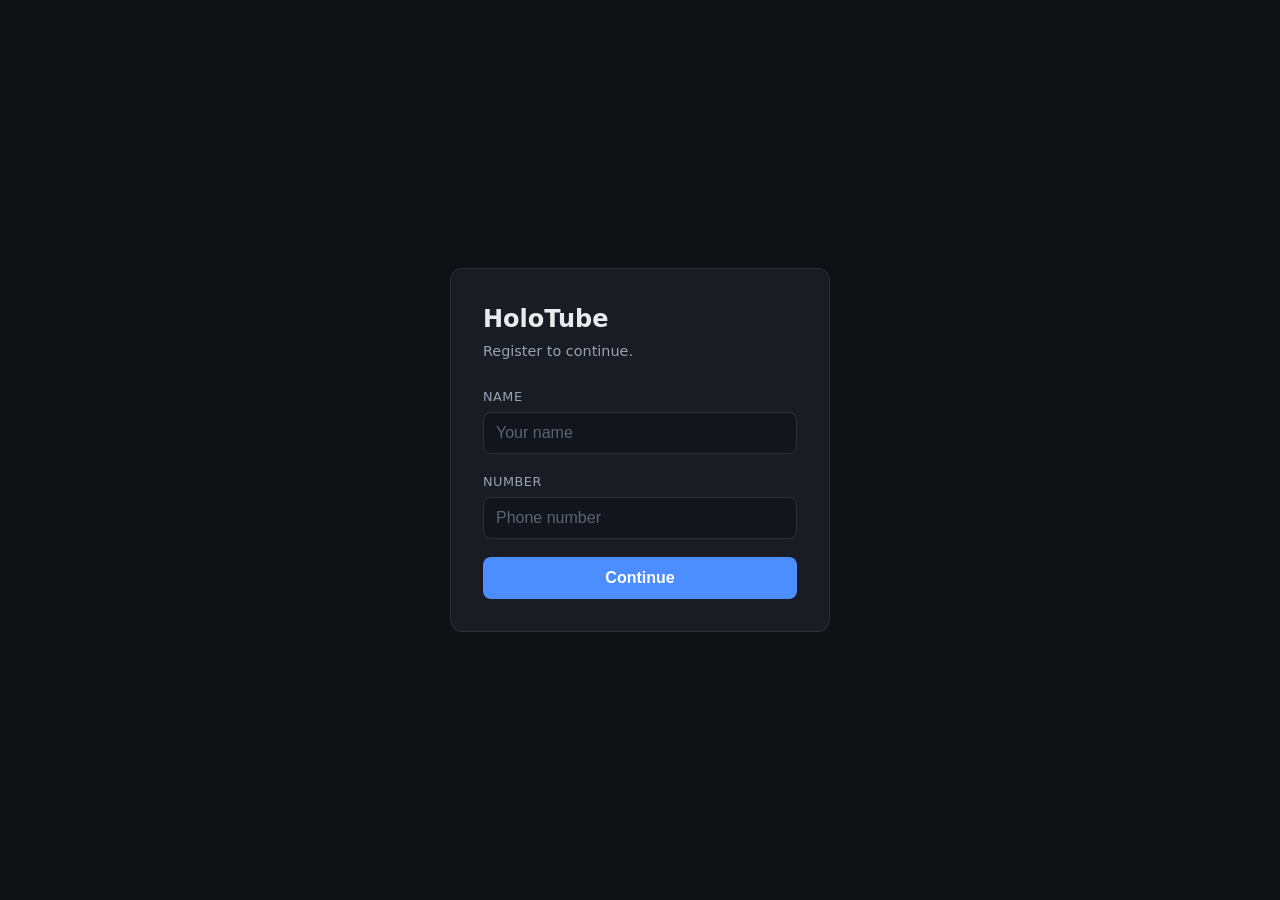
<file: index.html>
<!DOCTYPE html>
<html lang="en">
<head>
  <meta charset="utf-8">
  <meta name="viewport" content="width=device-width, initial-scale=1">
  <title>HoloTube</title>
  <link rel="stylesheet" href="css/style.css">
</head>
<body>

  <!-- Shown until this browser has a valid token. -->
  <main id="gate" class="panel" hidden>
    <h1>HoloTube</h1>
    <p class="sub">Register to continue.</p>

    <form id="register-form" novalidate>
      <label for="name">Name</label>
      <input id="name" name="name" type="text" maxlength="100"
             autocomplete="name" placeholder="Your name" required>

      <label for="number">Number</label>
      <input id="number" name="number" type="tel" maxlength="20"
             autocomplete="tel" placeholder="Phone number" required>

      <button id="submit" type="submit">Continue</button>
    </form>

    <p id="gate-error" class="error" role="alert" hidden></p>
  </main>

  <!-- Registered, but not standing at a station yet. -->
  <main id="lobby" class="panel" hidden>
    <h1>Hi, <span id="lobby-name"></span></h1>
    <p class="sub">Scan the QR code at a station to join it.</p>

    <button id="scan" type="button">Scan QR code</button>

    <div id="reader" class="reader" hidden></div>

    <p id="scan-status" class="status" role="status" hidden></p>

    <details id="manual">
      <summary>Enter the code manually</summary>
      <form id="manual-form" novalidate>
        <label for="manual-code">Station code</label>
        <input id="manual-code" name="access_token" type="text" inputmode="numeric"
               maxlength="24" placeholder="Digits under the QR code" required>
        <button type="submit">Join station</button>
      </form>
    </details>

    <p id="lobby-error" class="error" role="alert" hidden></p>

    <button id="signout" type="button" class="link">Sign out</button>
  </main>

  <!-- Holding a seat. The quiz itself runs in the game client, not here. -->
  <main id="station" class="panel" hidden>
    <h1>You are at</h1>
    <p class="station-name" id="station-name"></p>
    <p class="sub">Station claimed. Play the quiz on the screen.</p>

    <p class="status" id="station-state" role="status" hidden></p>

    <button id="done" type="button" class="secondary">Done at this station</button>

    <button id="signout-2" type="button" class="link">Sign out</button>
  </main>

  <script src="js/vendor/html5-qrcode.min.js"></script>
  <script src="js/config.js"></script>
  <script src="js/api.js"></script>
  <script src="js/app.js"></script>
</body>
</html>
</file>
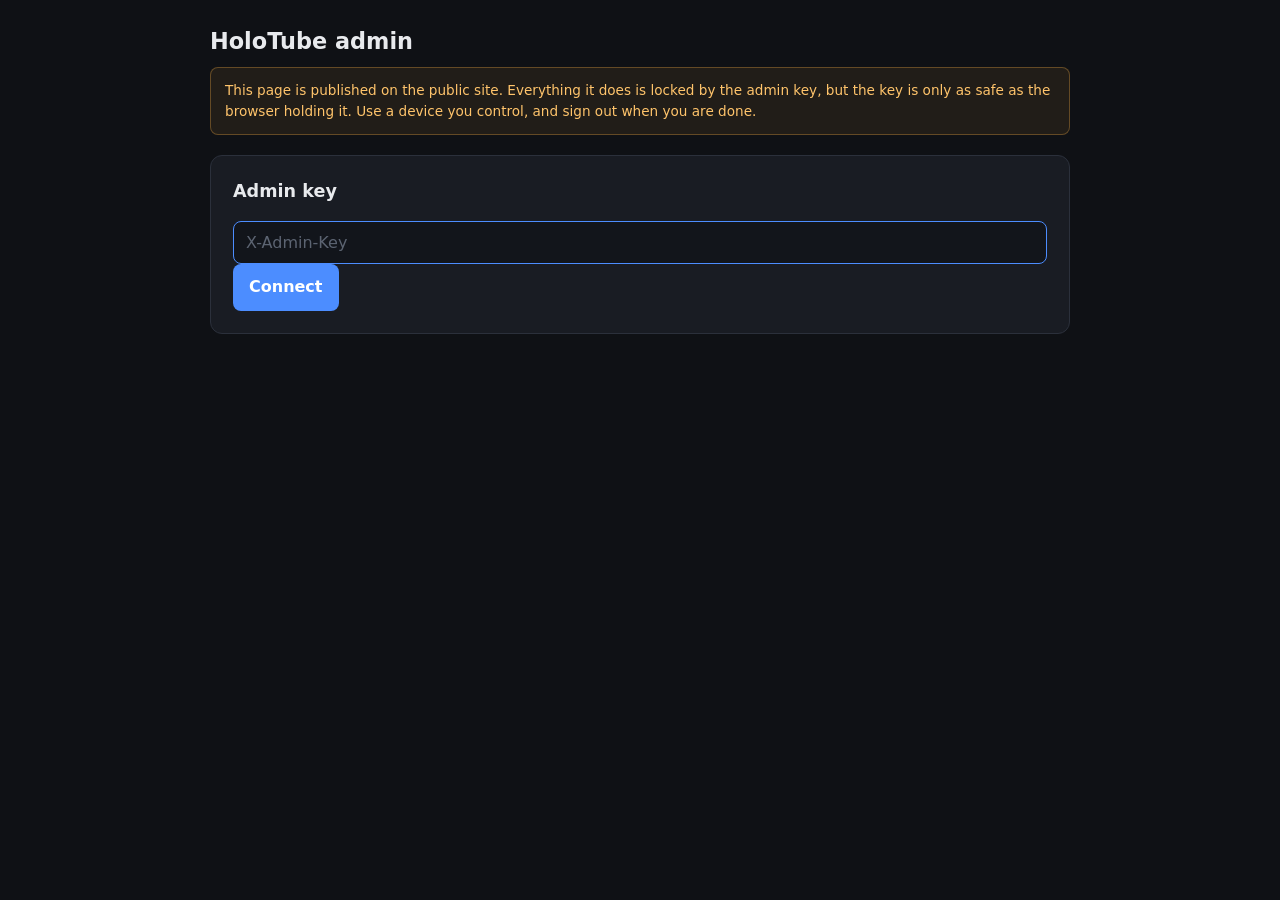
<file: admin/index.html>
<!DOCTYPE html>
<html lang="en">
<head>
  <meta charset="utf-8">
  <meta name="viewport" content="width=device-width, initial-scale=1">
  <meta name="robots" content="noindex, nofollow">
  <title>HoloTube admin</title>
  <link rel="stylesheet" href="admin.css">
</head>
<body>

  <header>
    <h1>HoloTube admin</h1>
    <p class="warn">
      This page is published on the public site. Everything it does is locked by
      the admin key, but the key is only as safe as the browser holding it. Use a
      device you control, and sign out when you are done.
    </p>
  </header>

  <!-- Key entry. Nothing on this page works until it is filled in. -->
  <section id="gate" class="card">
    <h2>Admin key</h2>
    <form id="key-form" novalidate>
      <input id="key" type="password" autocomplete="off" spellcheck="false"
             placeholder="X-Admin-Key">
      <button type="submit">Connect</button>
    </form>
    <p id="gate-error" class="error" role="alert" hidden></p>
  </section>

  <div id="console" hidden>

    <section class="card">
      <div class="row">
        <h2>Stations</h2>
        <div class="spacer"></div>
        <button id="refresh" type="button" class="ghost">Refresh</button>
        <button id="disconnect" type="button" class="ghost">Sign out</button>
      </div>
      <table id="stations">
        <thead>
          <tr>
            <th>Code</th><th>Name</th><th>Status</th><th>Timeout</th><th>Quiz</th><th></th>
          </tr>
        </thead>
        <tbody></tbody>
      </table>
      <p id="stations-empty" class="muted" hidden>
        No stations yet. Add one below.
      </p>
    </section>

    <section class="card">
      <h2>Add a station</h2>
      <form id="create-form" novalidate>
        <label for="new-code">Code</label>
        <input id="new-code" type="text" maxlength="20" spellcheck="false"
               placeholder="RACI" required>
        <p class="hint">1-20 characters, A-Z, 0-9, dash or underscore. Not "claim" or "me".</p>

        <label for="new-name">Display name</label>
        <input id="new-name" type="text" maxlength="100" placeholder="RACI Station" required>

        <button type="submit">Create station</button>
      </form>
      <p id="create-error" class="error" role="alert" hidden></p>
    </section>

    <section class="card" id="detail" hidden>
      <h2>Station <span id="detail-code" class="code"></span></h2>

      <div class="split">
        <div>
          <h3>QR code to print</h3>
          <p class="hint">
            Stick this where the station is. Scanning it claims the seat.
            A guest can also type the digits by hand.
          </p>
          <div id="qr" class="qr"></div>
          <p class="digits">Digits: <code id="detail-token"></code>
            <button id="copy-token" type="button" class="ghost small">Copy</button>
          </p>
          <p><a id="download-qr" download="station-qr.png">Download PNG</a></p>
          <p class="hint">
            The digits never change once created. Re-creating a station keeps
            them, so a reprint always produces a code that still works.
          </p>
        </div>

        <div>
          <h3>Quiz</h3>
          <p id="quiz-none" class="muted" hidden>
            No active quiz. The game will refuse answers until you save one.
          </p>
          <form id="quiz-form" novalidate>
            <label for="prompt">Question</label>
            <input id="prompt" type="text" maxlength="500"
                   placeholder="What does the 'R' in RACI stand for?">

            <fieldset>
              <legend>Options</legend>
              <div id="options"></div>
              <p class="hint">Tick the correct one.</p>
            </fieldset>

            <button type="submit">Save quiz</button>
          </form>
          <p id="quiz-error" class="error" role="alert" hidden></p>
          <p id="quiz-saved" class="ok" role="status" hidden></p>
          <p class="hint">
            Saving replaces the active quiz. Players who already answered keep
            their answer, recorded against the wording they actually saw.
          </p>
        </div>
      </div>
    </section>

  </div>

  <script src="js/vendor/qrcode.js"></script>
  <script src="../js/config.js"></script>
  <script src="admin.js"></script>
</body>
</html>
</file>
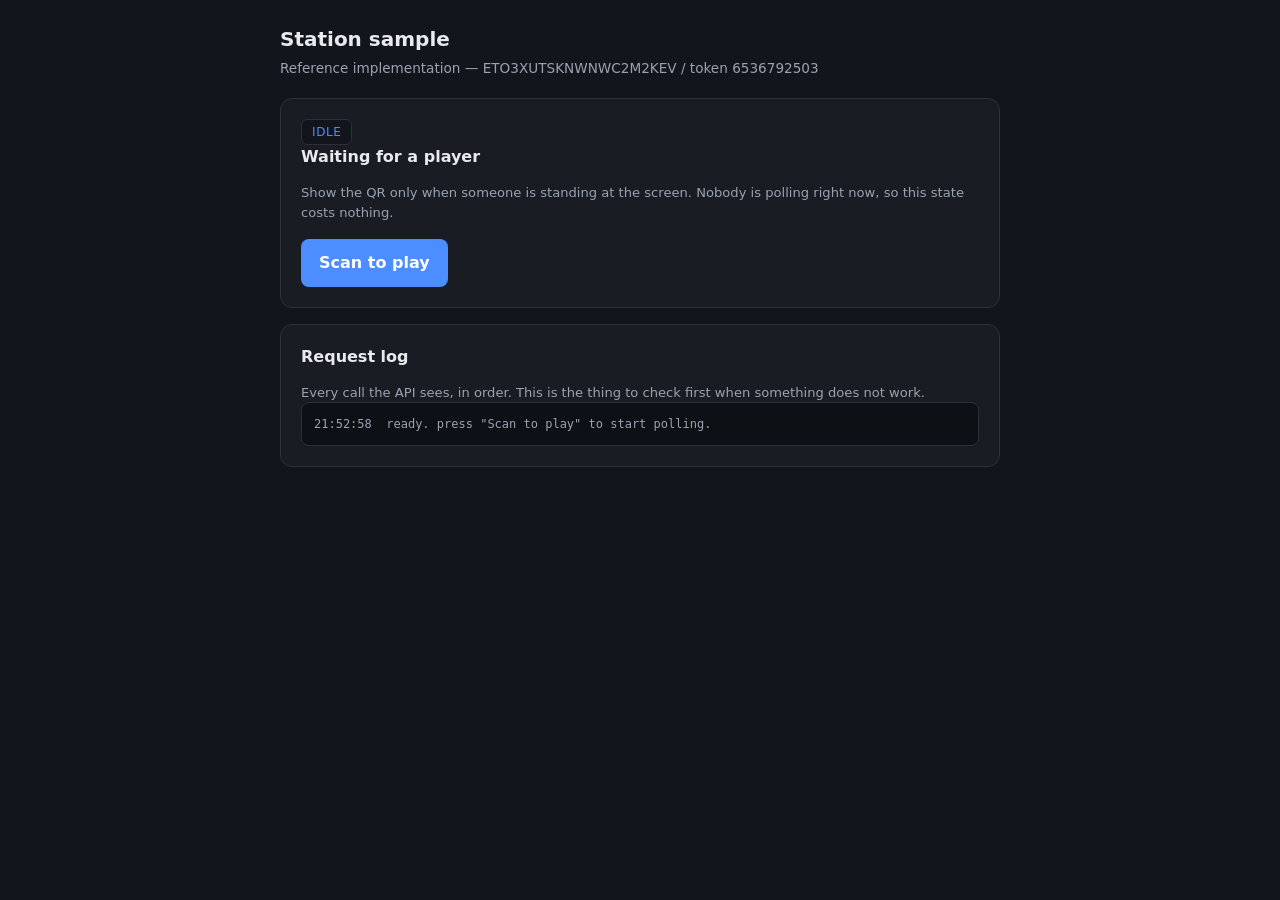
<file: SAMPLE/RACI.html>
<!DOCTYPE html>
<html lang="en">
<head>
<meta charset="utf-8">
<meta name="viewport" content="width=device-width, initial-scale=1">
<title>Station sample</title>

<!--
  ============================================================================
  STATION SAMPLE -- reference implementation of the station API.
  ============================================================================

  This is a plain HTML file with no build step and no dependencies. Open it in a
  browser, or drop it next to your Unity/Unreal web build and copy the logic
  across. Every value it needs is hardcoded in the CONFIG block below.

  It exists so there is one file that a game developer can read top to bottom
  and see exactly what the API expects, in what order, and what each refusal
  means.

  ---------------------------------------------------------------------------
  THE WHOLE FLOW, IN ONE DIAGRAM
  ---------------------------------------------------------------------------

      idle screen
          |
          |  [ Scan to play ]  <- a button on YOUR screen, not a printed poster
          v
      show the QR image, start polling every 3 SECONDS
          |
          |  GET /stations/{code}   ->  occupied: true
          v
      STOP polling. Show the question and the 4 options.
          |
          |  GET /stations/{code}/question   (answer key is NOT in this response)
          v
      player presses A / B / C / D  ->  YOUR screen submits it
          |
          |  POST /stations/{code}/answer  { "option": "A" }
          v
      server records it against whoever is sitting there, frees the seat,
      and tells you who it was and whether they were right.

      GO BACK TO IDLE IMMEDIATELY -- do not wait for a poll to notice.

  ---------------------------------------------------------------------------
  THE THREE POLICIES THIS FILE ENFORCES
  ---------------------------------------------------------------------------

  1. The poll runs ONLY while the QR is on screen and the seat is free. That is
     the only time something can change without you knowing. Once someone is
     seated, zero requests are made -- the answer POST already told you
     everything.

  2. The server never pushes, so a seat can expire while you are not looking.
     If a player scans and then closes their phone without answering, their
     browser heartbeat stops and the seat is released after
     STATION_STALE_MINUTES. You find that out from occupied_at plus
     stale_after_minutes in the poll response, and from a slow 30-second
     backstop poll.

  3. A seat is released by the SERVER, not by you. Do not send a release call
     after answering. The only exception is a player pressing "Done" to leave
     early, which IS a release -- see releaseSeat() below.

  ---------------------------------------------------------------------------
  ONE HARD-CODED VALUE YOU SHOULD NOT SHIP TO PLAYERS
  ---------------------------------------------------------------------------

  STATION_API_KEY is written into this file in plain text, because the point of
  the sample is to have zero configuration. That means anyone who can view the
  page source can read the key. It is the same situation as a key compiled into
  a Unity binary, where it can be recovered with a decompiler -- this key stops
  drive-by requests, it is not a security boundary. Keep the sample private.

  ---------------------------------------------------------------------------
  MAPPING TO UNITY / UNREAL
  ---------------------------------------------------------------------------

    JavaScript here              C# in Unity / C++ in Unreal
    ---------------------------  --------------------------------------------
    fetch()                      UnityWebRequest / FHttpModule
    setInterval()                System.Timers.Timer / FTSTicker
    await on a request           a coroutine, or a completed delegate/callback
    the CONFIG block             an inspector-exposed ScriptableObject
    button handlers              OnPointerDown / OnClicked delegates

  Nothing here is browser-specific except fetch and the DOM. The state machine
  below is the part worth copying.
-->

<style>
  :root { --bg:#12151b; --card:#191c23; --line:#2b303b; --text:#e8eaed;
          --muted:#9aa2b1; --accent:#4c8dff; --good:#58d68d; --bad:#ff6b6b; }
  * { box-sizing:border-box; }
  body { margin:0; padding:24px 20px 60px; background:var(--bg); color:var(--text);
         font:16px/1.5 system-ui,-apple-system,"Segoe UI",Roboto,sans-serif; }
  main { max-width:720px; margin:0 auto; }
  h1 { margin:0 0 4px; font-size:1.25rem; }
  .sub { margin:0 0 20px; color:var(--muted); font-size:.85rem; }
  .card { padding:20px; background:var(--card); border:1px solid var(--line);
          border-radius:12px; margin-bottom:16px; }
  .state { display:inline-block; padding:3px 10px; background:#12151b;
           border:1px solid var(--line); border-radius:6px; color:var(--accent);
           font-size:.75rem; text-transform:uppercase; letter-spacing:.05em; }
  h2 { margin:0 0 14px; font-size:1rem; }
  p { margin:8px 0 0; }
  .qr { display:flex; justify-content:center; padding:12px; background:#fff;
        border-radius:8px; }
  .qr img { width:100%; max-width:300px; height:auto; display:block;
            image-rendering:pixelated; }
  button { padding:12px 18px; background:var(--accent); color:#fff; border:0;
           border-radius:8px; font:inherit; font-weight:600; cursor:pointer; }
  button:hover:not(:disabled) { filter:brightness(1.1); }
  button:disabled { opacity:.55; cursor:default; }
  button.ghost { background:transparent; border:1px solid var(--line);
                 color:var(--muted); font-weight:400; padding:8px 14px;
                 font-size:.85rem; }
  .opts { display:grid; gap:10px; margin-top:14px; }
  .opts button { text-align:left; background:#12151b; border:1px solid var(--line);
                 color:var(--text); font-weight:400; }
  .opts button:hover:not(:disabled) { border-color:var(--accent); filter:none; }
  .opts b { color:var(--accent); margin-right:10px; }
  .log { font:12px/1.5 ui-monospace,Menlo,Consolas,monospace; color:var(--muted);
         background:#0d1015; border:1px solid var(--line); border-radius:8px;
         padding:12px; max-height:220px; overflow:auto; white-space:pre-wrap; }
  .good { color:var(--good); } .bad { color:var(--bad); }
  .row { display:flex; gap:10px; flex-wrap:wrap; margin-top:16px; }
  .note { color:var(--muted); font-size:.82rem; }
</style>
</head>

<body>
<main>
  <h1>Station sample</h1>
  <p class="sub">Reference implementation &mdash; <span id="code-label"></span></p>

  <!-- IDLE ------------------------------------------------------------- -->
  <section class="card" id="view-idle">
    <span class="state" id="state-idle">idle</span>
    <h2>Waiting for a player</h2>
    <p class="note">Show the QR only when someone is standing at the screen. Nobody
      is polling right now, so this state costs nothing.</p>
    <div class="row">
      <button id="btn-show">Scan to play</button>
    </div>
  </section>

  <!-- QR ---------------------------------------------------------------- -->
  <section class="card" id="view-qr" hidden>
    <span class="state" id="state-qr">waiting</span>
    <h2>Scan this with your phone</h2>
    <div class="qr">
      <!-- Your QR image goes here, same folder. The filename is arbitrary:
           change src to match whatever you call it. -->
      <img id="qr-image" src="raci_qr.png" alt="Station QR code"
           onerror="this.style.display='none';document.getElementById('qr-missing').hidden=false;">
      <!-- Shown if the file is missing. A broken image icon on an event screen
           reads as a broken station, so say what is wrong instead. -->
      <p id="qr-missing" class="note" hidden>
        QR image not found (raci_qr.png). Put it in this folder, or change the
        <code>src</code> above.
      </p>
    </div>
    <p class="note">Polling <code>GET /stations/<span class="code-in"></span></code>
      every 3 seconds. Stops the moment the seat fills.</p>
    <div class="row">
      <button id="btn-hide" class="ghost">Hide QR</button>
    </div>
  </section>

  <!-- QUESTION ---------------------------------------------------------- -->
  <section class="card" id="view-question" hidden>
    <span class="state" id="state-question">playing</span>
    <h2 id="player-name"></h2>
    <p id="question-text"></p>
    <div class="opts" id="options"></div>
    <div class="row">
      <button id="btn-done" class="ghost">Done &mdash; release seat</button>
    </div>
  </section>

  <!-- RESULT ------------------------------------------------------------ -->
  <section class="card" id="view-result" hidden>
    <span class="state" id="state-result">result</span>
    <h2 id="result-text"></h2>
    <p id="result-detail" class="note"></p>
    <div class="row">
      <button id="btn-again">Back to idle</button>
    </div>
  </section>

  <!-- FAULT ------------------------------------------------------------- -->
  <section class="card" id="view-fault" hidden>
    <span class="state" id="state-fault">not configured</span>
    <h2 id="fault-text"></h2>
    <p id="fault-detail" class="note"></p>
    <div class="row">
      <button id="btn-retry">Retry</button>
    </div>
  </section>

  <!-- LOG --------------------------------------------------------------- -->
  <section class="card">
    <h2>Request log</h2>
    <p class="note">Every call the API sees, in order. This is the thing to check
      first when something does not work.</p>
    <div class="log" id="log"></div>
  </section>
</main>

<script>
"use strict";

/* ===========================================================================
   CONFIG -- every value this sample needs. Nothing else is configurable.
   =========================================================================== */

// The Lambda Function URL. Same URL for every station.
const API_URL = "https://3wnjs7zlcveuthesh2fcnax4sm0lntav.lambda-url.us-east-1.on.aws";

// THIS STATION'S CODE. Must be 1-20 characters of A-Z, 0-9, - or _.
// Lower case is fine; the server upper-cases it.
//
// NOTE: the API rejects codes longer than 20 characters, so
// "station_dbholotube_102078" (25) would 404 on every call. Shortened here.
const STATION_CODE = "ETO3XUTSKNWNWC2M2KEV";

// THIS STATION'S ACCESS TOKEN -- the digits encoded inside the QR image.
// The player scans it and posts it to /stations/claim to take the seat.
// Shown here so you can see the two halves: this string, and the image that
// carries it. In your build these come from your own config file.
const ACCESS_TOKEN = "6536792503";

// The shared key that authorises game-side calls. Sent as X-Station-Key.
// It is identical for every station and does NOT tell the server which
// station you are -- that is why STATION_CODE is sent explicitly on each call.
//
// THIS MUST BE THE SAME STRING AS THE STATION_API_KEY ENVIRONMENT VARIABLE IN
// LAMBDA, CHARACTER FOR CHARACTER. They are unrelated values otherwise, and the
// server compares them in constant time. While this line is still a placeholder
// every call returns 403 Forbidden and the screen says so on the first try.
// Generate one with:  python -c "import secrets; print(secrets.token_urlsafe(32))"
const STATION_API_KEY = "station_dbholotube_1";

// Polling interval while the QR is showing and nobody has claimed a seat.
// 3s feels instant to a human and costs about $0.02/day for ten stations.
const POLL_FREE_MS = 3000;

// Slow backstop poll used only while a player is seated. Catches a seat that
// expired server-side without costing anything measurable.
const POLL_SEATED_MS = 30000;

// Which views exist. The whole sample is this state machine.
const VIEWS = ["idle", "qr", "question", "result", "fault"];

/* ===========================================================================
   END OF CONFIG
   =========================================================================== */

const LETTERS = ["A", "B", "C", "D"];

const $ = (id) => document.getElementById(id);
let currentView = "idle";
let fastTimer = null;     // 3s poll, only while the QR is up
let slowTimer = null;     // 30s backstop, only while someone is seated
let expireTimer = null;   // local countdown, armed from last_seen_at
let sessionTimer = null;  // how long the QR may stay up before polling gives up
let sessionStartedAt = null;
let question = null;      // the question currently on screen

document.querySelectorAll(".code-in").forEach((el) => { el.textContent = STATION_CODE; });
$("code-label").textContent = STATION_CODE + "  /  token " + ACCESS_TOKEN;

function log(message, tone) {
  const stamp = new Date().toISOString().slice(11, 19);
  const line = document.createElement("div");
  line.textContent = stamp + "  " + message;
  if (tone) { line.className = tone; }
  $("log").appendChild(line);
  $("log").scrollTop = $("log").scrollHeight;
}

/* ===========================================================================
   API CALLS
   =========================================================================== */

// Every game-side call goes through here. Two things worth copying:
//
//   - X-Station-Key is on every request. Without it the server returns 403 and
//     refuses to answer, by design.
//   - Never cache the access token or the key to disk in a real build. This
//     sample hardcodes them only to have zero configuration.
async function callApi(path, options) {
  const opts = options || {};
  const method = opts.method || "GET";
  const config = { method: method, headers: { "X-Station-Key": STATION_API_KEY } };

  if (opts.body !== undefined) {
    config.headers["Content-Type"] = "application/json";
    config.body = JSON.stringify(opts.body);
  }

  let response;
  try {
    response = await fetch(API_URL + path, config);
  } catch (networkError) {
    // Offline, DNS failure, CORS rejection. The screen should keep showing
    // whatever it was showing -- a failed poll is not proof the seat is gone.
    log("network failure: " + networkError.message, "bad");
    throw networkError;
  }

  const data = await response.json().catch(function () { return {}; });
  log(method + " " + path + "  ->  " + response.status
      + (data.code ? "  " + data.code : ""));

  if (!response.ok) {
    // The server sends a machine-readable `code` on every refusal that the
    // client has to tell apart. Switch on that, never on the message text.
    const error = new Error(data.error || "Request failed");
    error.status = response.status;
    error.code = data.code || null;
    error.body = data;
    throw error;
  }
  return data;
}

// 1. Occupancy. This is the poll. Note what it does NOT return: the access
//    token, and the visitor's phone number.
function getOccupancy() {
  return callApi("/stations/" + encodeURIComponent(STATION_CODE));
}

// 2. The question. correct_option is deliberately absent -- a client that could
//    read the question must not be able to read the answer key from the same
//    payload. You get it back after submitting.
function getQuestion() {
  return callApi("/stations/" + encodeURIComponent(STATION_CODE) + "/question");
}

// 3. Submit. You do NOT say who it is for. The seat decides, which is the
//    whole point of the flow. Returns who was seated and whether they were
//    right, and frees the seat as a side effect.
function submitAnswer(option) {
  return callApi("/stations/" + encodeURIComponent(STATION_CODE) + "/answer",
                 { method: "POST", body: { option: option } });
}

// 4. Only for the "Done" button -- a player leaving before answering. Normal
//    answers do NOT need this; the server already released the seat.
//    This one needs the player's own browser token, not the station key, which
//    is why a game client cannot call it. Left here to show the shape of it.
function releaseSeat(playerToken) {
  return callApi("/stations/" + encodeURIComponent(STATION_CODE) + "/release",
                 { method: "POST",
                   headers: { Authorization: "Bearer " + playerToken } });
}

/* ===========================================================================
   POLLING
   =========================================================================== */

// A 403 will never fix itself by being retried: either STATION_API_KEY does not
// match the Lambda's, or it is not set there at all. Both are configuration
// problems, so pollOnce() stops the timers when it sees one rather than logging
// a new 403 every three seconds for the rest of the event.
const CONFIG_FAULT = { message: "", detail: "" };

function stopTimers() {
  [fastTimer, slowTimer, expireTimer, sessionTimer].forEach(function (timer) {
    if (timer !== null) { clearTimeout(timer); clearInterval(timer); }
  });
  fastTimer = slowTimer = expireTimer = sessionTimer = null;
}

function showView(name) {
  currentView = name;
  VIEWS.forEach(function (v) { $("view-" + v).hidden = (v !== name); });
}

function startFreePolling() {
  stopTimers();
  fastTimer = setInterval(pollOnce, POLL_FREE_MS);
  log("fast poll started (" + POLL_FREE_MS / 1000 + "s)");
}

// A QR left on screen with nobody at it is the case that used to poll forever.
// Nothing about a free seat changes with time, so a screen nobody is looking at
// keeps asking the same question indefinitely and getting the same answer. This
// puts a bound on it: one stale_after_minutes window from the moment the QR went
// up, and then the screen stops asking.
//
// Deliberately the server's own stale_after_minutes rather than a local constant,
// so the operator changes it in one place (the Lambda env var) and both the seat
// expiry and this session limit move together. If the server does not send the
// field, no limit is armed -- see armSessionLimit.
//
// Armed from the first poll rather than from showQr() because stale_after_minutes
// only becomes known once the server has answered. That first poll happens
// immediately, so the window effectively starts when the QR went up.
function armSessionLimit(staleMinutes) {
  if (sessionTimer !== null) { return; }          // already counting
  if (!staleMinutes || sessionStartedAt === null) { return; }

  const elapsed = Date.now() - sessionStartedAt;
  const remaining = staleMinutes * 60000 - elapsed;
  if (remaining <= 0) { return; }                 // window already gone; caller re-arms next poll

  log("QR session ends in " + Math.round(remaining / 1000) + "s");
  sessionTimer = setTimeout(function () {
    log("no player after " + staleMinutes + " min, stopping the poll", "bad");
    endQrSession();
  }, remaining);
}

// Back to idle with nothing scheduled. Distinct from goIdle() only in that it
// says why it happened -- an unattended screen going quiet on its own looks like
// a crash otherwise, and someone has to press the button again.
function endQrSession() {
  stopTimers();
  question = null;
  sessionStartedAt = null;
  showView("idle");
}

function startSeatedPolling() {
  stopTimers();
  slowTimer = setInterval(pollOnce, POLL_SEATED_MS);
  log("fast poll stopped, backstop at " + POLL_SEATED_MS / 1000 + "s");
}

// Armed when a seat is observed, using the server's own liveness timestamp and
// stale_after_minutes. This is what stops the screen sitting on "playing" for
// 20 minutes because a player walked away with their phone.
//
// Counted from last_seen_at, never occupied_at. occupied_at is written once when
// the seat is claimed and never moves, so a player who stayed on the question the
// whole time would be timed out on schedule while still sitting right there.
// last_seen_at is what the player's phone bumps every 30 seconds, and it is the
// same column the server's own stale test uses -- so the countdown here lands on
// the same instant the seat actually dies instead of racing it.
//
// The one case with no last_seen_at is a seat that has just been claimed, and it
// has occupied_at instead. Falling back to it keeps the countdown running on a
// brand-new claim, where the two are the same instant anyway.
function livenessAt(data) {
  return data.last_seen_at || data.occupied_at;
}

// How long until this seat dies, in ms. 0 means it has already expired.
function msUntilExpiry(lastSeenAt, staleMinutes) {
  const startedAt = Date.parse(lastSeenAt);
  if (isNaN(startedAt) || !staleMinutes) { return null; }
  return startedAt + staleMinutes * 60000 - Date.now();
}

function armExpiry(lastSeenAt, staleMinutes) {
  if (expireTimer !== null) { clearTimeout(expireTimer); expireTimer = null; }

  const remaining = msUntilExpiry(lastSeenAt, staleMinutes);
  if (remaining === null) { return; }
  if (remaining <= 0) { return; }   // already dead; the caller handles it

  log("seat expires in " + Math.round(remaining / 1000) + "s");
  expireTimer = setTimeout(function () {
    log("seat expired locally, back to the QR", "bad");
    showQr();
  }, remaining);
}

async function pollOnce() {
  try {
    const data = await getOccupancy();

    if (!data.occupied) {
      // Still free. If we had been showing the question, the seat went away
      // without us being told -- go back to the QR.
      if (currentView === "question") {
        log("seat is free again, returning to QR", "bad");
        showQr();
        return;
      }
      // The QR is up and nobody has taken it. Start bounding this session so it
      // stops asking eventually instead of polling for the rest of the event.
      armSessionLimit(data.stale_after_minutes);
      return;
    }

    // Occupied -- but if the seat was already abandoned past the stale window,
    // do not sit on it. Someone scanning right now will succeed, because the
    // server's own claim query only checks the same window. Showing a question
    // for a dead seat means the first player's answer gets credited to whoever
    // takes the seat next.
    const remaining = msUntilExpiry(livenessAt(data), data.stale_after_minutes);
    if (remaining !== null && remaining <= 0) {
      log("seat is occupied but already past the stale window -- waiting for a fresh scan", "bad");
      return;
    }

    if (currentView === "qr") {
      // This is the transition the 3-second poll exists for.
      log("occupied by " + (data.visitor_name || "someone"), "good");
      showQuestion(data);
    }

    armExpiry(livenessAt(data), data.stale_after_minutes);
  } catch (error) {
    if (error.status === 403) {
      // STATION_API_KEY does not match the Lambda's, or is not set there at all.
      // Retrying cannot fix it, so stop instead of logging a 403 every 3s.
      stopTimers();
      CONFIG_FAULT.message = "Forbidden (403)";
      CONFIG_FAULT.detail =
        "The Lambda rejected STATION_API_KEY. Either the value in the CONFIG "
        + "block above does not match the Lambda environment variable, or "
        + "STATION_API_KEY was never set in Lambda. Nothing else is wrong here.";
      showFault();
      return;
    }
    if (error.status === 404 && error.code === "unknown_station") {
      // Wrong STATION_CODE, or the station was never created. Also a
      // deployment mistake, so stop rather than repeat it forever.
      stopTimers();
      CONFIG_FAULT.message = "Unknown station (404)";
      CONFIG_FAULT.detail =
        "STATION_CODE above is \"" + STATION_CODE + "\". Either no station was "
        + "created with that code, or it was created with a different one. "
        + "Check the admin page's station list.";
      showFault();
      return;
    }
    // Anything else -- a dropped network, a 500 -- is treated as transient. The
    // screen keeps showing what it showed, because a failed poll is not proof
    // that the seat is gone.
    log("poll failed: " + error.message, "bad");
  }
}

/* ===========================================================================
   VIEWS
   =========================================================================== */

// Shown when the API refuses every call. The poll is already stopped by then, so
// this screen cannot be a false alarm from a single dropped request.
function showFault() {
  showView("fault");
  $("fault-text").textContent = CONFIG_FAULT.message;
  $("fault-detail").textContent = CONFIG_FAULT.detail;
}

function goIdle() {
  stopTimers();
  question = null;
  sessionStartedAt = null;
  CONFIG_FAULT.message = "";
  CONFIG_FAULT.detail = "";
  showView("idle");
}

function showQr() {
  stopTimers();
  question = null;
  // Marks the start of a new unattended stretch. armSessionLimit counts from here
  // and no-ops once a timer is already running, so the re-entry above (seat freed
  // mid-question) gets a fresh window rather than inheriting the old one.
  sessionStartedAt = Date.now();
  showView("qr");
  startFreePolling();
  pollOnce();   // check immediately, do not make them wait 3s
}

async function showQuestion(occupancy) {
  stopTimers();
  showView("question");
  $("player-name").textContent = occupancy.visitor_name || "A player is here";

  try {
    const data = await getQuestion();
    question = data.question;
    $("question-text").textContent = question.prompt;
    renderOptions(question.options);
    startSeatedPolling();
    armExpiry(livenessAt(occupancy), occupancy.stale_after_minutes);
  } catch (error) {
    if (error.code === "no_active_question") {
      // The station exists but nobody has written a quiz yet. Hold the seat and
      // keep the player informed rather than dropping them back to the QR.
      $("question-text").textContent = "No quiz has been set for this station yet.";
      $("options").innerHTML = "";
      startSeatedPolling();
    } else {
      log("could not load the question: " + error.message, "bad");
      showQr();
    }
  }
}

function renderOptions(options) {
  const box = $("options");
  box.innerHTML = "";
  LETTERS.forEach(function (letter) {
    const button = document.createElement("button");
    button.type = "button";
    button.innerHTML = "<b>" + letter + "</b>" + escapeHtml(options[letter]);
    button.addEventListener("click", function () { choose(letter); });
    box.appendChild(button);
  });
}

async function choose(letter) {
  if (!question) { return; }

  // Disable the buttons immediately. A player tapping twice would otherwise
  // fire two POSTs, and the second one would come back already_answered.
  Array.prototype.forEach.call(
    $("options").querySelectorAll("button"),
    function (b) { b.disabled = true; }
  );

  try {
    const result = await submitAnswer(letter);

    // 200 means the answer is recorded AND the seat is already free. Go idle
    // straight away -- do not wait for a poll to notice.
    log((result.correct ? "correct" : "wrong")
        + " -- " + result.visitor_name + " answered "
        + result.selected_option, result.correct ? "good" : "bad");

    showView("result");
    $("result-text").textContent = result.correct ? "Correct!" : "Not quite.";
    $("result-detail").textContent =
      result.visitor_name + " answered " + result.selected_option
      + ". The answer was " + result.correct_option + ".";
    stopTimers();
  } catch (error) {
    switch (error.code) {
      case "station_empty":
        // Nobody was seated. Most likely the seat expired while the screen was
        // sitting on the question. Go back to the QR, do not show feedback.
        log("nobody is seated -- returning to QR", "bad");
        showQr();
        break;

      case "already_answered":
        // This player has answered this question before. The seat is NOT
        // released by this refusal, so do not assume the station is free.
        log("already answered -- the seat is still held", "bad");
        showView("result");
        $("result-text").textContent = "That one is already recorded.";
        $("result-detail").textContent =
          "The answer was " + error.body.correct_option + ".";
        stopTimers();
        break;

      case "no_active_question":
        log("no active quiz at this station", "bad");
        $("question-text").textContent = "No quiz has been set for this station yet.";
        $("options").innerHTML = "";
        break;

      default:
        log("answer failed: " + error.message, "bad");
        // Re-enable so the player can try again.
        Array.prototype.forEach.call(
          $("options").querySelectorAll("button"),
          function (b) { b.disabled = false; }
        );
    }
  }
}

function escapeHtml(text) {
  return String(text === undefined || text === null ? "" : text)
    .replace(/&/g, "&amp;").replace(/</g, "&lt;").replace(/>/g, "&gt;");
}

/* ===========================================================================
   WIRING
   =========================================================================== */

// Retry re-runs a single poll. It does not resume the 3s timer, so a still-broken
// key produces one more 403 rather than a new one every three seconds.
$("btn-retry").addEventListener("click", async function () {
  CONFIG_FAULT.message = "";
  CONFIG_FAULT.detail = "";
  showView("qr");
  try {
    await pollOnce();
    if (CONFIG_FAULT.message) { return; }
    log("recovered", "good");
    startFreePolling();
  } catch (error) {
    log("retry failed: " + error.message, "bad");
  }
});

$("btn-show").addEventListener("click", showQr);
$("btn-hide").addEventListener("click", goIdle);
$("btn-again").addEventListener("click", goIdle);

// "Done" needs the player's own browser token. A game client does not have it,
// so in your build either hide this button, or have the player's phone send
// the release. Left wired to the global below purely to show the shape of it.
$("btn-done").addEventListener("click", function () {
  if (!window.PLAYER_TOKEN) {
    log("no PLAYER_TOKEN available -- a game client cannot release for the player",
        "bad");
    return;
  }
  releaseSeat(window.PLAYER_TOKEN)
    .then(function () { log("seat released by the player"); goIdle(); })
    .catch(function (error) { log("release failed: " + error.message, "bad"); });
});

goIdle();
log("ready. press \"Scan to play\" to start polling.");
</script>
</body>
</html>
</file>
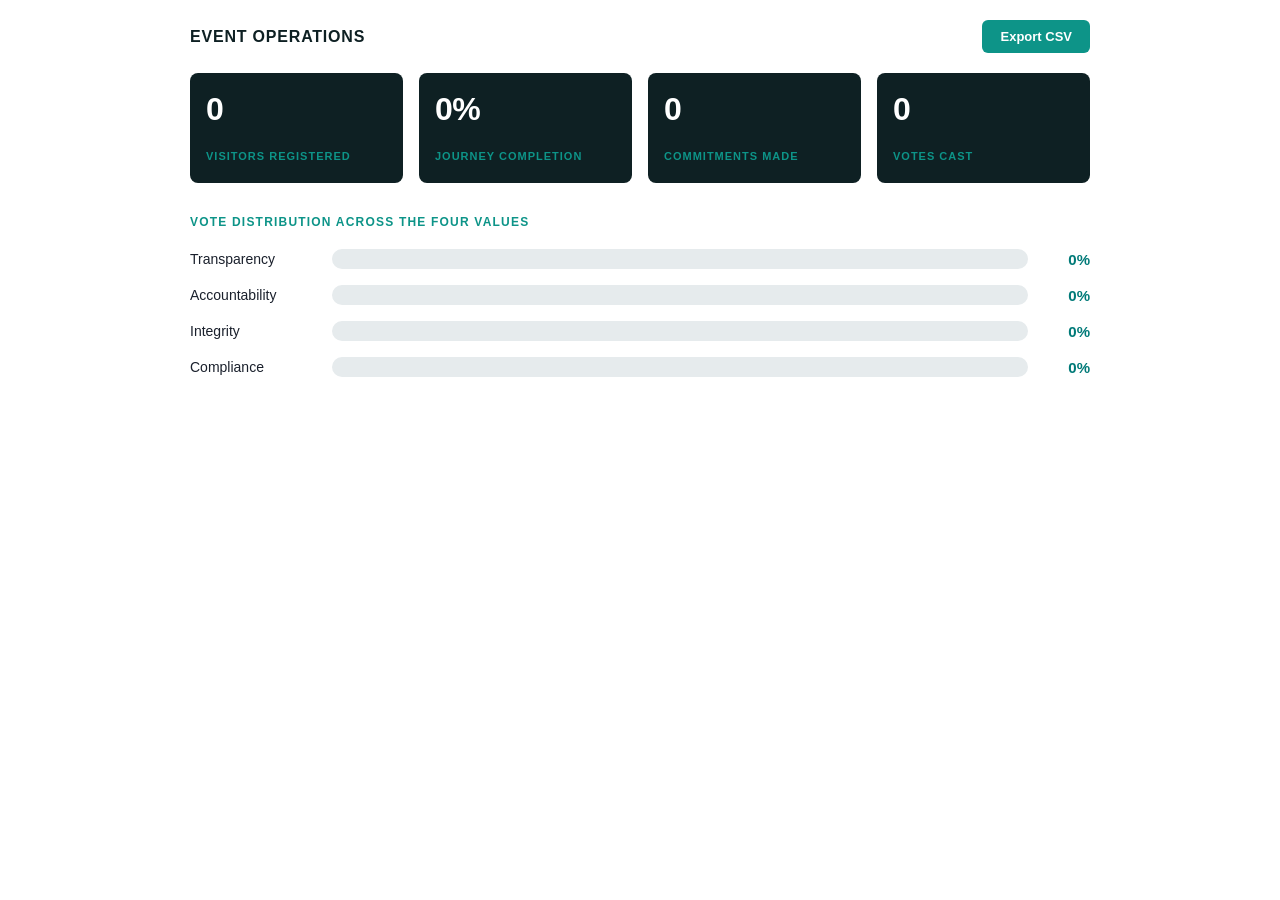
<file: v1/client_dashboard.html>
<!DOCTYPE html>
<html lang="en">
<head>
  <meta charset="UTF-8" />
  <meta name="viewport" content="width=device-width, initial-scale=1.0" />
  <title>Client Analytics Dashboard</title>
  <style>
    * {
      box-sizing: border-box;
      margin: 0;
      padding: 0;
    }

    body {
      font-family: -apple-system, BlinkMacSystemFont, "Segoe UI", Roboto, Helvetica, Arial, sans-serif;
      background-color: #ffffff;
      color: #1a202c;
      padding: 20px;
      display: flex;
      justify-content: center;
    }

    .dashboard-container {
      width: 100%;
      max-width: 900px;
    }

    /* TOP BAR WITH EXPORT */
    .top-header {
      display: flex;
      justify-content: space-between;
      align-items: center;
      margin-bottom: 20px;
    }

    .dashboard-title {
      font-size: 16px;
      font-weight: 700;
      color: #0e2023;
      text-transform: uppercase;
      letter-spacing: 0.8px;
    }

    .btn-export {
      background-color: #0d9488;
      color: #ffffff;
      border: none;
      border-radius: 6px;
      padding: 9px 18px;
      font-size: 13px;
      font-weight: 700;
      cursor: pointer;
      display: inline-flex;
      align-items: center;
      gap: 6px;
      transition: background-color 0.2s;
    }

    .btn-export:hover {
      background-color: #0b7c71;
    }

    .btn-export:disabled {
      background-color: #94a3b8;
      cursor: not-allowed;
    }

    /* TOP STAT CARDS */
    .stats-row {
      display: grid;
      grid-template-columns: repeat(4, 1fr);
      gap: 16px;
      margin-bottom: 32px;
    }

    .stat-card {
      background-color: #0e2023;
      border-radius: 8px;
      padding: 20px 16px;
      display: flex;
      flex-direction: column;
      justify-content: space-between;
      min-height: 110px;
    }

    .stat-number {
      font-size: 32px;
      font-weight: 700;
      color: #ffffff;
      line-height: 1;
      letter-spacing: -0.5px;
    }

    .stat-label {
      font-size: 11px;
      font-weight: 700;
      color: #0d9488;
      text-transform: uppercase;
      letter-spacing: 1px;
      margin-top: 14px;
      line-height: 1.3;
    }

    /* VOTE DISTRIBUTION SECTION */
    .section-title {
      font-size: 12px;
      font-weight: 700;
      color: #0d9488;
      text-transform: uppercase;
      letter-spacing: 1.2px;
      margin-bottom: 20px;
    }

    .vote-item {
      display: grid;
      grid-template-columns: 130px 1fr 50px;
      align-items: center;
      gap: 12px;
      margin-bottom: 16px;
    }

    .vote-name {
      font-size: 14px;
      font-weight: 500;
      color: #1a202c;
    }

    .bar-track {
      background-color: #e6ebed;
      border-radius: 12px;
      height: 20px;
      overflow: hidden;
      width: 100%;
    }

    .bar-fill {
      background-color: #007a78;
      height: 100%;
      border-radius: 12px;
      transition: width 0.6s cubic-bezier(0.4, 0, 0.2, 1);
    }

    .vote-percentage {
      font-size: 15px;
      font-weight: 700;
      color: #007a78;
      text-align: right;
    }

    /* MOBILE BREAKPOINTS */
    @media (max-width: 768px) {
      body {
        padding: 16px;
      }

      .top-header {
        margin-bottom: 16px;
      }

      .stats-row {
        grid-template-columns: repeat(2, 1fr);
        gap: 12px;
        margin-bottom: 24px;
      }

      .stat-card {
        padding: 16px 14px;
        min-height: 95px;
      }

      .stat-number {
        font-size: 26px;
      }

      .stat-label {
        font-size: 10px;
        margin-top: 10px;
      }

      .vote-item {
        grid-template-columns: 110px 1fr 45px;
        gap: 8px;
        margin-bottom: 14px;
      }

      .vote-name {
        font-size: 13px;
      }

      .bar-track {
        height: 16px;
      }

      .vote-percentage {
        font-size: 13px;
      }
    }

    @media (max-width: 420px) {
      .vote-item {
        grid-template-columns: 95px 1fr 40px;
      }
      .vote-name {
        font-size: 12px;
      }
    }
  </style>
</head>
<body>

  <div class="dashboard-container">

    <!-- HEADER WITH EXPORT BUTTON -->
    <div class="top-header">
      <div class="dashboard-title">Event Operations</div>
      <button id="exportBtn" class="btn-export" onclick="exportDataToCSV()">
        <span>Export CSV</span>
      </button>
    </div>

    <!-- 4 STAT CARDS (2x2 on mobile) -->
    <div class="stats-row">
      <div class="stat-card">
        <div class="stat-number" id="visitorsRegistered">0</div>
        <div class="stat-label">Visitors Registered</div>
      </div>
      <div class="stat-card">
        <div class="stat-number" id="journeyCompletion">0%</div>
        <div class="stat-label">Journey Completion</div>
      </div>
      <div class="stat-card">
        <div class="stat-number" id="commitmentsMade">0</div>
        <div class="stat-label">Commitments Made</div>
      </div>
      <div class="stat-card">
        <div class="stat-number" id="votesCast">0</div>
        <div class="stat-label">Votes Cast</div>
      </div>
    </div>

    <!-- VOTE DISTRIBUTION -->
    <div>
      <div class="section-title">Vote Distribution Across the Four Values</div>

      <div class="vote-item">
        <span class="vote-name">Transparency</span>
        <div class="bar-track">
          <div id="barTransparency" class="bar-fill" style="width: 0%;"></div>
        </div>
        <span id="pctTransparency" class="vote-percentage">0%</span>
      </div>

      <div class="vote-item">
        <span class="vote-name">Accountability</span>
        <div class="bar-track">
          <div id="barAccountability" class="bar-fill" style="width: 0%;"></div>
        </div>
        <span id="pctAccountability" class="vote-percentage">0%</span>
      </div>

      <div class="vote-item">
        <span class="vote-name">Integrity</span>
        <div class="bar-track">
          <div id="barIntegrity" class="bar-fill" style="width: 0%;"></div>
        </div>
        <span id="pctIntegrity" class="vote-percentage">0%</span>
      </div>

      <div class="vote-item">
        <span class="vote-name">Compliance</span>
        <div class="bar-track">
          <div id="barCompliance" class="bar-fill" style="width: 0%;"></div>
        </div>
        <span id="pctCompliance" class="vote-percentage">0%</span>
      </div>
    </div>

  </div>

  <script>
    const API_BASE = "https://lby0uv2u5g.execute-api.us-east-1.amazonaws.com/default";

    async function updateDashboard() {
      try {
        const res = await fetch(`${API_BASE}/admin-stats`);
        if (!res.ok) return;
        const data = await res.json();

        const total = Number(data.total_visitors) || 0;
        const commitments = Number(data.completions?.commitment) || 0;
        const votes = Number(data.completions?.voting) || 0;
        const raci = Number(data.completions?.raci) || 0;

        const completedAvg = total > 0 ? Math.round(((raci + votes + commitments) / (total * 4)) * 100) : 0;

        document.getElementById("visitorsRegistered").innerText = total.toLocaleString();
        document.getElementById("journeyCompletion").innerText = `${completedAvg}%`;
        document.getElementById("commitmentsMade").innerText = commitments.toLocaleString();
        document.getElementById("votesCast").innerText = votes.toLocaleString();

        const voteTallies = data.votes || {};
        const values = ["Transparency", "Accountability", "Integrity", "Compliance"];

        values.forEach(val => {
          const count = Number(voteTallies[val]) || 0;
          const pct = votes > 0 ? Math.round((count / votes) * 100) : 0;

          const bar = document.getElementById(`bar${val}`);
          const pctText = document.getElementById(`pct${val}`);

          if (bar && pctText) {
            bar.style.width = `${pct}%`;
            pctText.innerText = `${pct}%`;
          }
        });

      } catch (err) {
        console.error("Dashboard refresh error:", err);
      }
    }

    // CSV EXPORT LOGIC
    // CSV EXPORT LOGIC (Clean text, no visible quotes, no scientific notation)
    async function exportDataToCSV() {
      const btn = document.getElementById("exportBtn");
      btn.disabled = true;
      btn.innerText = "Exporting...";

      try {
        const res = await fetch(`${API_BASE}/admin/export-data`);
        if (!res.ok) throw new Error("Failed to fetch export data");
        const data = await res.json();
        const visitors = data.visitors || [];

        if (visitors.length === 0) {
          alert("No visitor data to export yet.");
          btn.disabled = false;
          btn.innerText = "Export CSV";
          return;
        }

        // Clean headers without quotes
        const headers = [
          "Full Name",
          "Phone",
          "Email",
          "RACI Score",
          "RACI Correct",
          "Voted Core Value",
          "Commitment Pillar",
          "Commitment Pledge",
          "AR Try-On Status",
          "Registered At"
        ];

        // Format helper:
        // - Text columns with numbers/symbols (Name, Phone): uses ="value" so Excel renders clean text without quotes
        // - Freeform text: escapes internal quotes and cleans newlines
        const formatCell = (val, forceText = false) => {
          if (val === null || val === undefined) return "";
          let str = String(val).replace(/\r?\n|\r/g, " ").trim();
          str = str.replace(/"/g, '""');

          if (forceText && str.length > 0) {
            return `="${str}"`;
          }

          return `"${str}"`;
        };

        const rows = visitors.map(v => [
          formatCell(v.name, true),            // Forces text (prevents 5.67E+08 if name is numbers)
          formatCell(v.phone, true),           // Forces text (keeps leading 0s, no scientific notation, no visible quotes)
          formatCell(v.email),
          formatCell(v.raci_score),
          formatCell(v.raci_correct),
          formatCell(v.voted_value),
          formatCell(v.commitment_pillar),
          formatCell(v.pledge_text),
          formatCell(v.tryon_status),
          formatCell(v.registered_at, true)
        ].join(","));

        // UTF-8 BOM (\uFEFF)
        const csvContent = "\uFEFF" + [headers.join(","), ...rows].join("\r\n");

        const blob = new Blob([csvContent], { type: "text/csv;charset=utf-8;" });
        const url = URL.createObjectURL(blob);
        const link = document.createElement("a");
        const timestamp = new Date().toISOString().slice(0, 10);

        link.setAttribute("href", url);
        link.setAttribute("download", `event_data_export_${timestamp}.csv`);
        document.body.appendChild(link);
        link.click();
        document.body.removeChild(link);
        URL.revokeObjectURL(url);

      } catch (err) {
        alert("Error exporting CSV: " + err.message);
      } finally {
        btn.disabled = false;
        btn.innerText = "Export CSV";
      }
    }

    updateDashboard();
    setInterval(updateDashboard, 5000);
  </script>
</body>
</html>
</file>
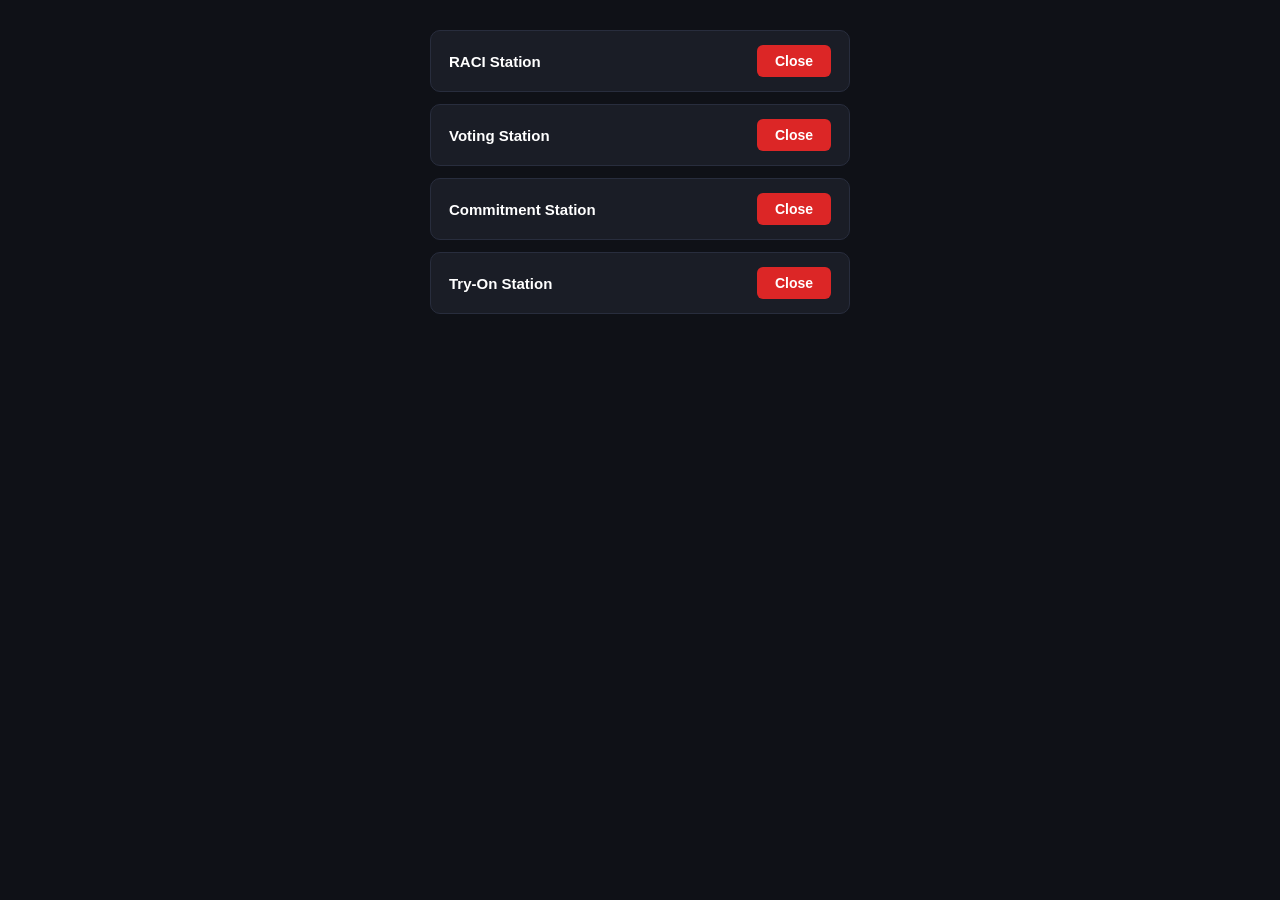
<file: v1/close_station.html>
<!DOCTYPE html>
<html lang="en">
<head>
  <meta charset="UTF-8" />
  <meta name="viewport" content="width=device-width, initial-scale=1.0" />
  <title>Close Station</title>
  <style>
    * { box-sizing: border-box; margin: 0; padding: 0; }
    body {
      font-family: -apple-system, BlinkMacSystemFont, "Segoe UI", Roboto, sans-serif;
      background: #0f1117;
      color: #fff;
      padding: 30px 16px;
      display: flex;
      justify-content: center;
    }
    .container {
      width: 100%;
      max-width: 420px;
    }
    .station-list {
      display: flex;
      flex-direction: column;
      gap: 12px;
    }
    .station-row {
      background: #1a1d26;
      border: 1px solid #282d3d;
      border-radius: 10px;
      padding: 14px 18px;
      display: flex;
      justify-content: space-between;
      align-items: center;
    }
    .station-name {
      font-size: 15px;
      font-weight: 600;
    }
    .btn-close {
      background: #dc2626;
      color: #fff;
      border: none;
      padding: 8px 18px;
      font-size: 14px;
      font-weight: 600;
      border-radius: 6px;
      cursor: pointer;
    }
    .btn-close:active {
      background: #b91c1c;
      transform: scale(0.97);
    }
    #statusMsg {
      text-align: center;
      margin-top: 16px;
      font-size: 14px;
      font-weight: 600;
      min-height: 20px;
    }
  </style>
</head>
<body>

  <div class="container">
    <div class="station-list">
      <div class="station-row">
        <span class="station-name">RACI Station</span>
        <button class="btn-close" onclick="closeStation('station_raci')">Close</button>
      </div>

      <div class="station-row">
        <span class="station-name">Voting Station</span>
        <button class="btn-close" onclick="closeStation('station_voting')">Close</button>
      </div>

      <div class="station-row">
        <span class="station-name">Commitment Station</span>
        <button class="btn-close" onclick="closeStation('station_commitment')">Close</button>
      </div>

      <div class="station-row">
        <span class="station-name">Try-On Station</span>
        <button class="btn-close" onclick="closeStation('station_tryon')">Close</button>
      </div>
    </div>

    <div id="statusMsg"></div>
  </div>

  <script>
    const API_BASE = "https://lby0uv2u5g.execute-api.us-east-1.amazonaws.com/default";

    async function closeStation(stationId) {
      const msg = document.getElementById("statusMsg");
      msg.style.color = "#38bdf8";
      msg.innerText = "Closing station...";

      try {
        const res = await fetch(`${API_BASE}/staff/station-close`, {
          method: "POST",
          headers: { "Content-Type": "application/json" },
          body: JSON.stringify({ station_id: stationId, reason: "STAFF_MANUAL_CLOSE" })
        });

        if (res.ok) {
          msg.style.color = "#4ade80";
          msg.innerText = "Station closed";
        } else {
          throw new Error("Failed to close");
        }
      } catch (err) {
        msg.style.color = "#f87171";
        msg.innerText = "Error closing station";
      }

      setTimeout(() => {
        msg.innerText = "";
      }, 3000);
    }
  </script>
</body>
</html>
</file>
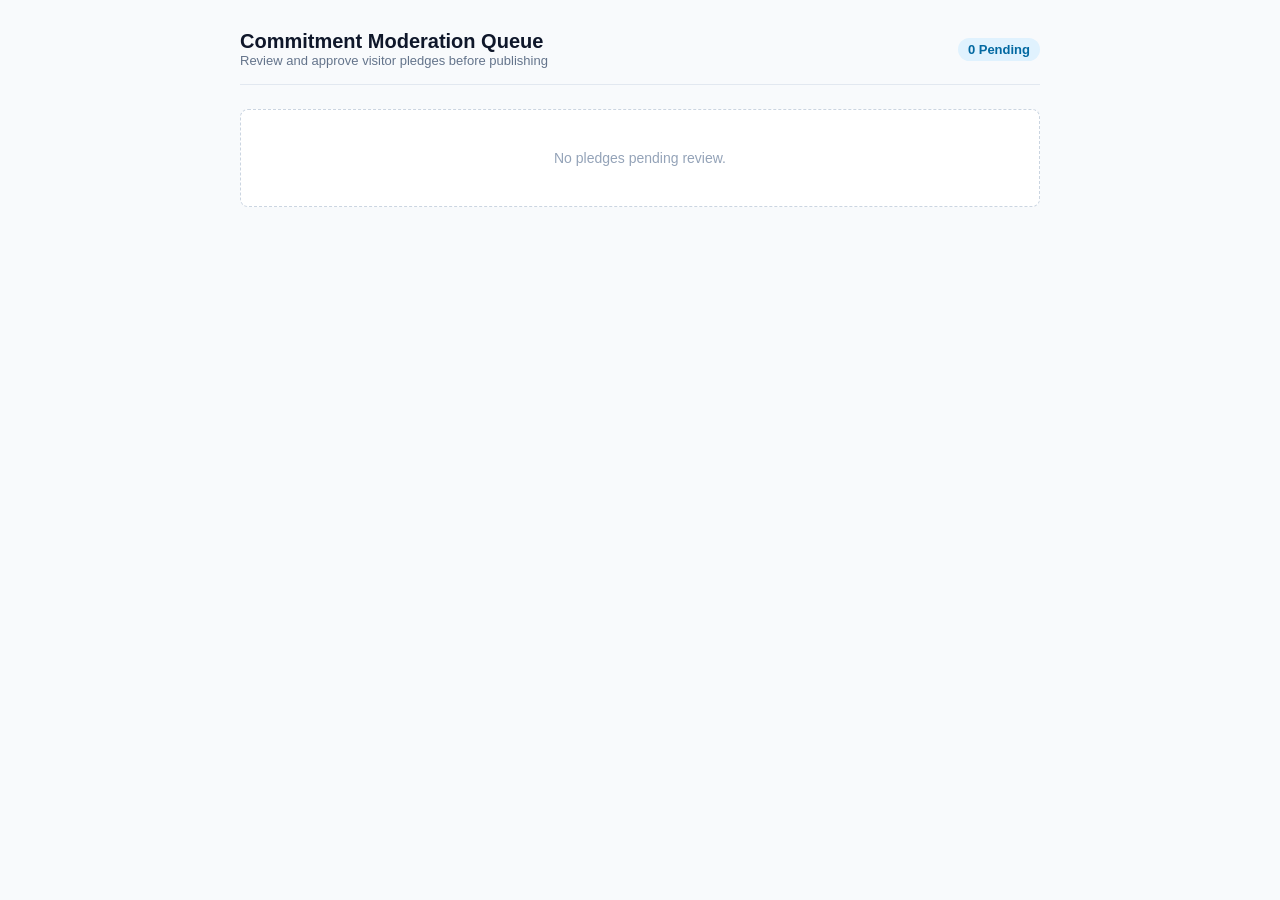
<file: v1/ct_staff.html>
<!DOCTYPE html>
<html lang="en">
<head>
  <meta charset="UTF-8" />
  <meta name="viewport" content="width=device-width, initial-scale=1.0" />
  <title>Staff Moderation - Commitment Tree</title>
  <style>
    * { box-sizing: border-box; margin: 0; padding: 0; }
    body {
      font-family: -apple-system, BlinkMacSystemFont, "Segoe UI", Roboto, sans-serif;
      background: #f8fafc;
      color: #0f172a;
      padding: 30px 20px;
      display: flex;
      justify-content: center;
    }
    .wrapper { width: 100%; max-width: 800px; }
    .header {
      display: flex;
      justify-content: space-between;
      align-items: center;
      margin-bottom: 24px;
      padding-bottom: 16px;
      border-bottom: 1px solid #e2e8f0;
    }
    h1 { font-size: 20px; font-weight: 700; color: #0f172a; }
    .badge {
      background: #e0f2fe;
      color: #0369a1;
      padding: 4px 10px;
      border-radius: 12px;
      font-size: 13px;
      font-weight: 600;
    }
    
    .card-list { display: flex; flex-direction: column; gap: 14px; }
.card {
      background: #ffffff;
      border: 1px solid #e2e8f0;
      border-radius: 10px;
      padding: 16px 18px;
      display: flex;
      justify-content: space-between;
      align-items: center;
      gap: 14px;
      box-shadow: 0 1px 3px rgba(0,0,0,0.05);
    }
    .card-info { 
      flex: 1; 
      min-width: 0;
    }
    
    .card-meta {
      display: flex;
      align-items: center;
      gap: 10px;
      margin-bottom: 6px;
    }
    .visitor-name { font-weight: 600; font-size: 15px; color: #0f172a; }
    .tag {
      font-size: 11px;
      font-weight: 700;
      text-transform: uppercase;
      padding: 2px 8px;
      border-radius: 4px;
      background: #f1f5f9;
      color: #475569;
    }
    .tag.transparency { background: #e0f2fe; color: #0284c7; }
    .tag.accountability { background: #ede9fe; color: #7c3aed; }
    .tag.integrity { background: #dcfce7; color: #16a34a; }
    .tag.compliance { background: #fce7f3; color: #db2777; }
    
    .pledge-text {
      font-size: 14px;
      color: #334155;
      line-height: 1.4;
    }
    
.btn-group { 
      display: flex; 
      gap: 8px; 
      flex-shrink: 0;
    }
            .btn {
      border: none;
      padding: 8px 16px;
      border-radius: 6px;
      font-weight: 600;
      font-size: 13px;
      cursor: pointer;
    }
    .btn-approve { background: #10b981; color: #ffffff; }
    .btn-approve:hover { background: #059669; }
    .btn-reject { background: #fee2e2; color: #dc2626; }
    .btn-reject:hover { background: #fecaca; }

    .empty-state {
      text-align: center;
      padding: 40px;
      color: #94a3b8;
      font-size: 14px;
      background: #fff;
      border-radius: 8px;
      border: 1px dashed #cbd5e1;

    }
    /* Mobile adjustments: stack buttons underneath */
    @media (max-width: 600px) {
      .card {
        flex-direction: column;
        align-items: stretch;
      }
      .card-info {
        padding-right: 0;
        margin-bottom: 12px;
      }
      .btn-group {
        width: 100%;
      }
      .btn {
        flex: 1;
        padding: 10px 0;
        text-align: center;
      }}
  </style>
</head>
<body>

  <div class="wrapper">
    <div class="header">
      <div>
        <h1>Commitment Moderation Queue</h1>
        <p style="font-size:13px; color:#64748b;">Review and approve visitor pledges before publishing</p>
      </div>
      <div id="pendingCount" class="badge">0 Pending</div>
    </div>

    <div class="card-list" id="queueList">
      <div class="empty-state">No pledges pending review.</div>
    </div>
  </div>

  <script>
    const API_BASE = "https://lby0uv2u5g.execute-api.us-east-1.amazonaws.com/default";

    async function loadQueue() {
      try {
        const res = await fetch(`${API_BASE}/staff/commitments`);
        if (!res.ok) return;
        const data = await res.json();
        const list = data.pending || [];

        document.getElementById("pendingCount").innerText = `${list.length} Pending`;
        const container = document.getElementById("queueList");

        if (list.length === 0) {
          container.innerHTML = '<div class="empty-state">No pledges pending review. All caught up!</div>';
          return;
        }

        container.innerHTML = list.map(item => `
          <div class="card" id="card-${item.id}">
            <div class="card-info">
              <div class="card-meta">
                <span class="visitor-name">${item.visitor_name}</span>
                <span class="tag ${item.core_value.toLowerCase()}">${item.core_value}</span>
              </div>
              <div class="pledge-text">“${item.pledge_text}”</div>
            </div>
            <div class="btn-group">
              <button class="btn btn-approve" onclick="moderate('${item.id}', 'APPROVED')">Approve</button>
<button class="btn btn-reject" onclick="moderate('${item.id}', 'REWRITE')">Ask to Rewrite</button>            </div>
          </div>
        `).join("");
      } catch (err) {
        console.error(err);
      }
    }

async function moderate(commitmentId, action) {
      const card = document.getElementById(`card-${commitmentId}`);
      if (card) card.style.opacity = "0.4";

      try {
        const res = await fetch(`${API_BASE}/staff/commitment-moderate`, {
          method: "POST",
          headers: { "Content-Type": "application/json" },
          body: JSON.stringify({
            commitment_id: commitmentId,
            action: action.toUpperCase()
          })
        });

        const data = await res.json();
        if (!res.ok) {
          throw new Error(data.error || "Failed to update status");
        }

        // Remove card from UI immediately
        if (card) card.remove();
        
        // Reload list to sync count
        loadQueue();
      } catch (e) {
        alert("Action failed: " + e.message);
        if (card) card.style.opacity = "1";
      }
    }

    loadQueue();
    setInterval(loadQueue, 3000);
  </script>
</body>
</html>
</file>
<file: css/style.css>
:root {
  --bg: #0f1115;
  --card: #191c23;
  --line: #2b303b;
  --text: #e8eaed;
  --muted: #9aa2b1;
  --accent: #4c8dff;
  --error: #ff6b6b;
}

* { box-sizing: border-box; }

body {
  margin: 0;
  min-height: 100vh;
  display: flex;
  align-items: center;
  justify-content: center;
  padding: 24px;
  background: var(--bg);
  color: var(--text);
  font: 16px/1.5 system-ui, -apple-system, "Segoe UI", Roboto, sans-serif;
}

.panel {
  width: 100%;
  max-width: 380px;
  padding: 32px;
  background: var(--card);
  border: 1px solid var(--line);
  border-radius: 12px;
}

h1 {
  margin: 0 0 4px;
  font-size: 1.5rem;
  font-weight: 600;
}

.sub {
  margin: 0 0 24px;
  color: var(--muted);
  font-size: 0.9rem;
}

label {
  display: block;
  margin-bottom: 6px;
  color: var(--muted);
  font-size: 0.8rem;
  text-transform: uppercase;
  letter-spacing: 0.04em;
}

input {
  width: 100%;
  margin-bottom: 18px;
  padding: 11px 12px;
  background: #12151b;
  color: var(--text);
  border: 1px solid var(--line);
  border-radius: 8px;
  font-size: 1rem;
}

input:focus {
  outline: none;
  border-color: var(--accent);
}

input::placeholder { color: #5c6472; }

button {
  width: 100%;
  padding: 12px;
  background: var(--accent);
  color: #fff;
  border: 0;
  border-radius: 8px;
  font-size: 1rem;
  font-weight: 600;
  cursor: pointer;
}

button:hover:not(:disabled) { filter: brightness(1.1); }

button:disabled {
  opacity: 0.6;
  cursor: default;
}

.error {
  margin: 16px 0 0;
  padding: 10px 12px;
  background: rgba(255, 107, 107, 0.1);
  border: 1px solid rgba(255, 107, 107, 0.35);
  border-radius: 8px;
  color: var(--error);
  font-size: 0.88rem;
}

button.link {
  width: auto;
  padding: 0;
  background: none;
  color: var(--muted);
  font-size: 0.88rem;
  font-weight: 400;
  text-decoration: underline;
}

button.link:hover { color: var(--text); }

/* The station view is the one screen that gets looked at from a distance, so
   the station name is the largest type in the app. */
.station-name {
  margin: 0 0 8px;
  color: var(--accent);
  font-size: 2rem;
  font-weight: 700;
  letter-spacing: 0.02em;
}

.station-name::after {
  content: " STATION";
  display: block;
  color: var(--muted);
  font-size: 0.8rem;
  font-weight: 400;
  letter-spacing: 0.14em;
}

#station .sub { margin-bottom: 24px; }

button.secondary {
  background: transparent;
  border: 1px solid var(--line);
  color: var(--text);
}

button.secondary:hover:not(:disabled) {
  background: #12151b;
  filter: none;
}

.status {
  margin: 16px 0 0;
  color: var(--muted);
  font-size: 0.88rem;
}

/* The scanner injects its own video element and control strip, so this only
   has to reserve a square for it. */
.reader {
  margin: 16px 0 0;
  overflow: hidden;
  border: 1px solid var(--line);
  border-radius: 8px;
  background: #000;
}

.reader video { display: block; }

#manual {
  margin: 20px 0 0;
  font-size: 0.88rem;
}

#manual summary {
  color: var(--muted);
  cursor: pointer;
  text-decoration: underline;
}

#manual form { margin-top: 14px; }

#manual input { margin-bottom: 12px; }

#manual label { text-transform: none; letter-spacing: 0; }

#station .link { margin-top: 16px; }

[hidden] { display: none !important; }
</file>
<file: admin/admin.css>
:root {
  --bg: #0f1115;
  --card: #191c23;
  --line: #2b303b;
  --text: #e8eaed;
  --muted: #9aa2b1;
  --accent: #4c8dff;
  --error: #ff6b6b;
  --ok: #58d68d;
}

* { box-sizing: border-box; }

body {
  margin: 0;
  padding: 24px 20px 64px;
  background: var(--bg);
  color: var(--text);
  font: 16px/1.55 system-ui, -apple-system, "Segoe UI", Roboto, sans-serif;
}

header, .card {
  max-width: 860px;
  margin: 0 auto 20px;
}

h1 { margin: 0 0 8px; font-size: 1.4rem; }
h2 { margin: 0 0 16px; font-size: 1.1rem; }
h3 { margin: 0 0 8px; font-size: 0.95rem; color: var(--muted); }

.card {
  padding: 22px;
  background: var(--card);
  border: 1px solid var(--line);
  border-radius: 12px;
}

.warn {
  margin: 0;
  padding: 12px 14px;
  background: rgba(255, 179, 71, 0.08);
  border: 1px solid rgba(255, 179, 71, 0.3);
  border-radius: 8px;
  color: #ffc46b;
  font-size: 0.85rem;
}

.row { display: flex; align-items: center; gap: 8px; }
.row h2 { margin: 0; }
.spacer { flex: 1; }

label {
  display: block;
  margin: 14px 0 6px;
  color: var(--muted);
  font-size: 0.78rem;
  text-transform: uppercase;
  letter-spacing: 0.04em;
}

input[type="text"], input[type="password"] {
  width: 100%;
  padding: 11px 12px;
  background: #12151b;
  color: var(--text);
  border: 1px solid var(--line);
  border-radius: 8px;
  font-size: 1rem;
  font-family: inherit;
}

input:focus { outline: none; border-color: var(--accent); }
input::placeholder { color: #5c6472; }

button {
  padding: 11px 16px;
  background: var(--accent);
  color: #fff;
  border: 0;
  border-radius: 8px;
  font: inherit;
  font-weight: 600;
  cursor: pointer;
}

button:hover:not(:disabled) { filter: brightness(1.1); }
button:disabled { opacity: 0.6; cursor: default; }

button.ghost {
  padding: 7px 12px;
  background: transparent;
  border: 1px solid var(--line);
  color: var(--muted);
  font-size: 0.85rem;
  font-weight: 400;
}

button.ghost:hover:not(:disabled) { background: #12151b; filter: none; color: var(--text); }
button.small { padding: 5px 10px; font-size: 0.8rem; }

table { width: 100%; border-collapse: collapse; font-size: 0.9rem; }
th, td { padding: 10px 8px; text-align: left; border-bottom: 1px solid var(--line); }
th { color: var(--muted); font-size: 0.75rem; text-transform: uppercase; letter-spacing: 0.04em; }
td:last-child { text-align: right; }

td.free { color: var(--ok); }
td.busy { color: #ffc46b; }

.code {
  padding: 2px 8px;
  background: #12151b;
  border: 1px solid var(--line);
  border-radius: 6px;
  color: var(--accent);
  font-size: 0.9rem;
}

.split { display: grid; grid-template-columns: 1fr 1fr; gap: 28px; }

@media (max-width: 720px) {
  .split { grid-template-columns: 1fr; }
}

.qr {
  display: flex;
  justify-content: center;
  padding: 14px;
  background: #fff;
  border-radius: 8px;
}

.qr svg { width: 100%; max-width: 260px; height: auto; }

.digits { font-size: 0.9rem; color: var(--muted); }
.digits code { color: var(--accent); font-size: 1rem; letter-spacing: 0.08em; }

fieldset { margin: 16px 0; padding: 0; border: 0; }
legend { padding: 0; color: var(--muted); font-size: 0.78rem; text-transform: uppercase; letter-spacing: 0.04em; }

.option-row { display: flex; align-items: center; gap: 10px; margin-bottom: 8px; }
.option-row label { width: 14px; margin: 0; color: var(--muted); font-weight: 600; }
.option-row input[type="text"] { flex: 1; }
.option-row input[type="radio"] { width: 18px; height: 18px; accent-color: var(--accent); }

.error {
  margin: 14px 0 0;
  padding: 10px 12px;
  background: rgba(255, 107, 107, 0.1);
  border: 1px solid rgba(255, 107, 107, 0.35);
  border-radius: 8px;
  color: var(--error);
  font-size: 0.88rem;
}

.ok {
  margin: 14px 0 0;
  padding: 10px 12px;
  background: rgba(88, 214, 141, 0.1);
  border: 1px solid rgba(88, 214, 141, 0.3);
  border-radius: 8px;
  color: var(--ok);
  font-size: 0.88rem;
}

.hint { margin: 6px 0 0; color: var(--muted); font-size: 0.8rem; }
.muted { color: var(--muted); }
a { color: var(--accent); }

[hidden] { display: none !important; }
</file>
